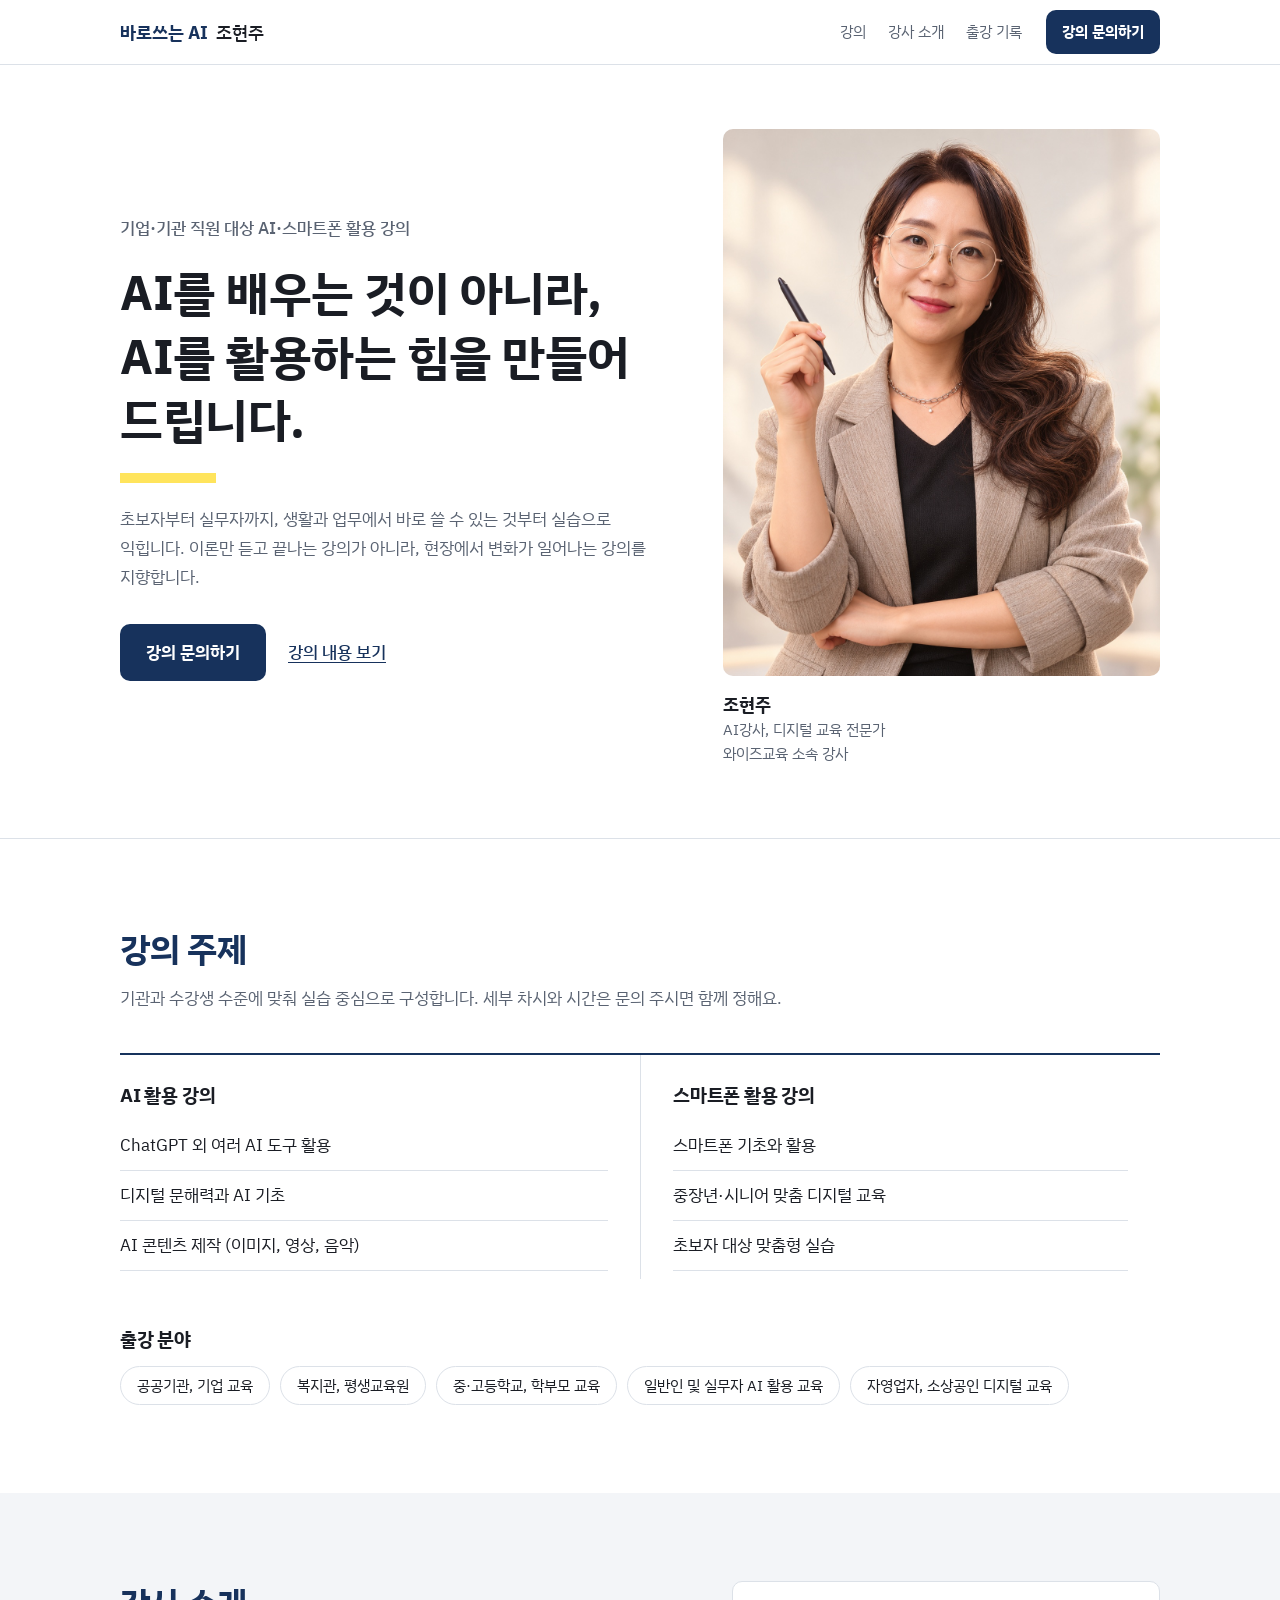
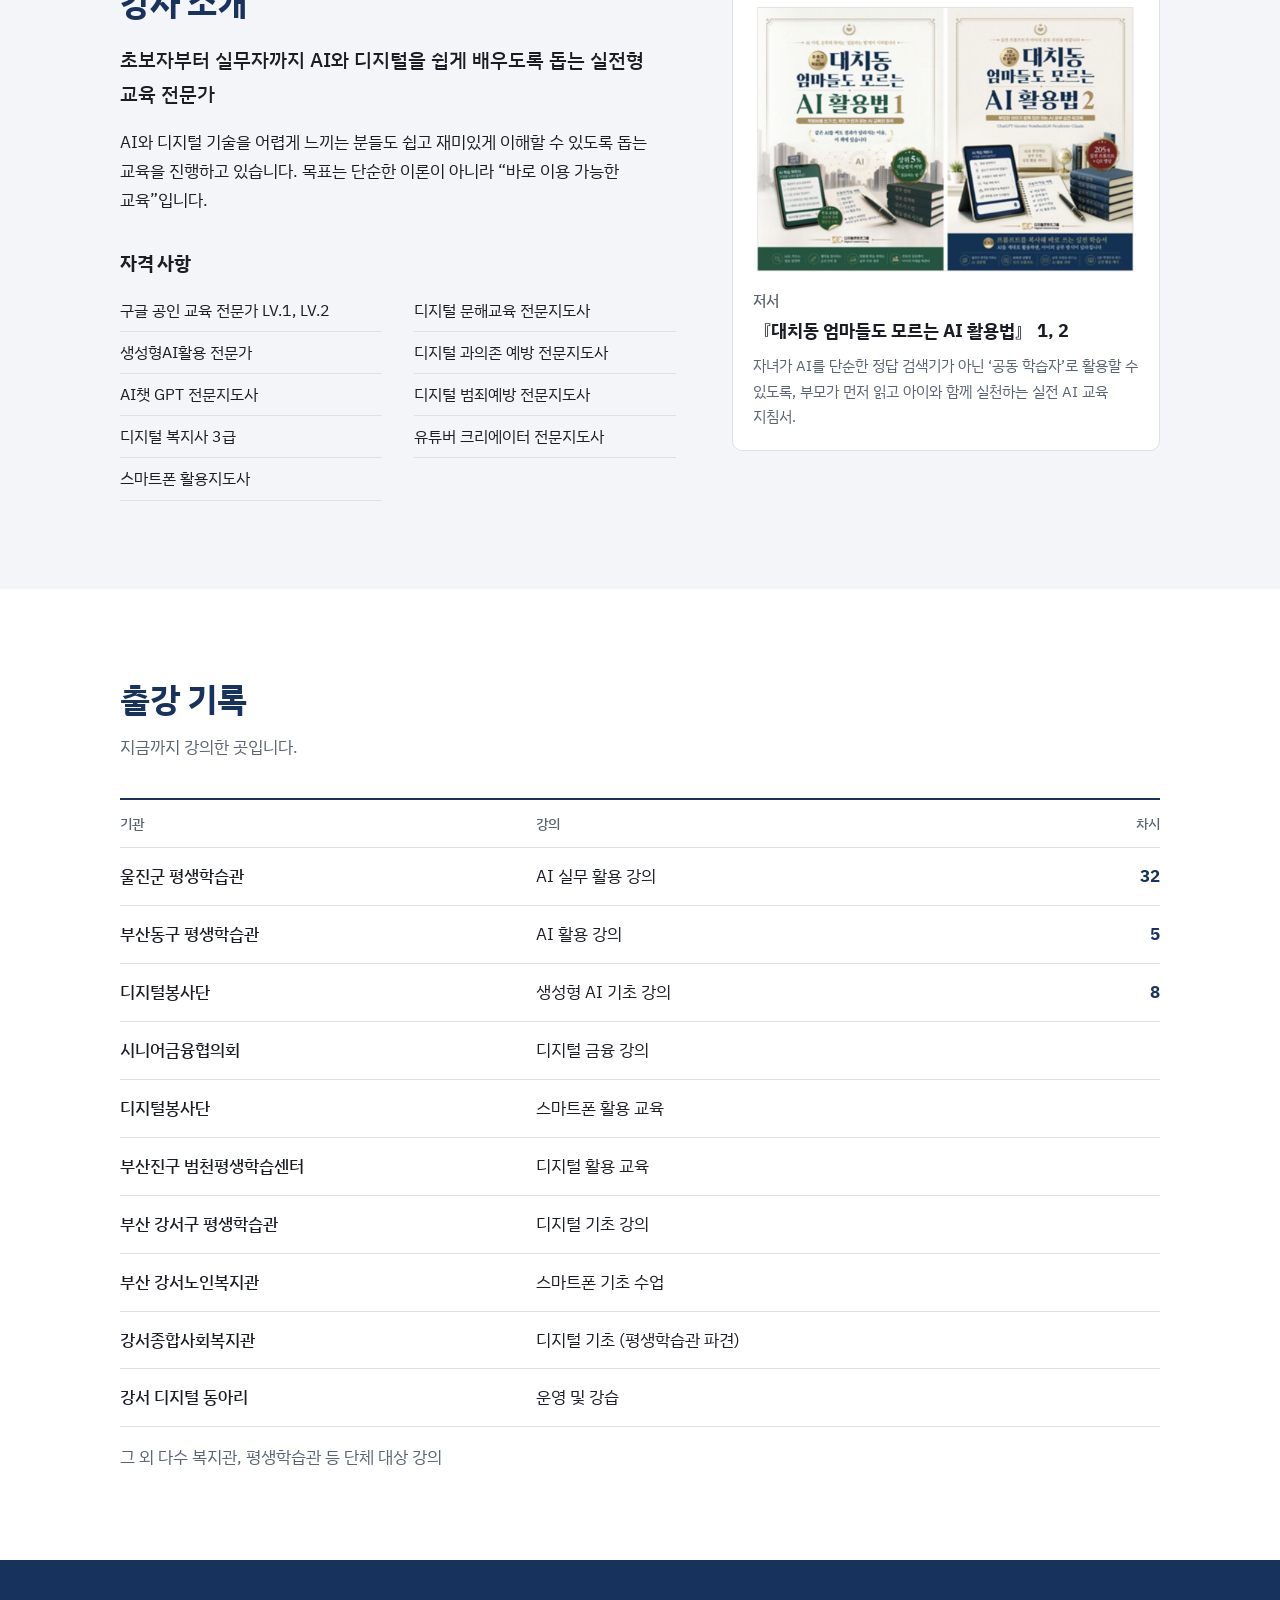
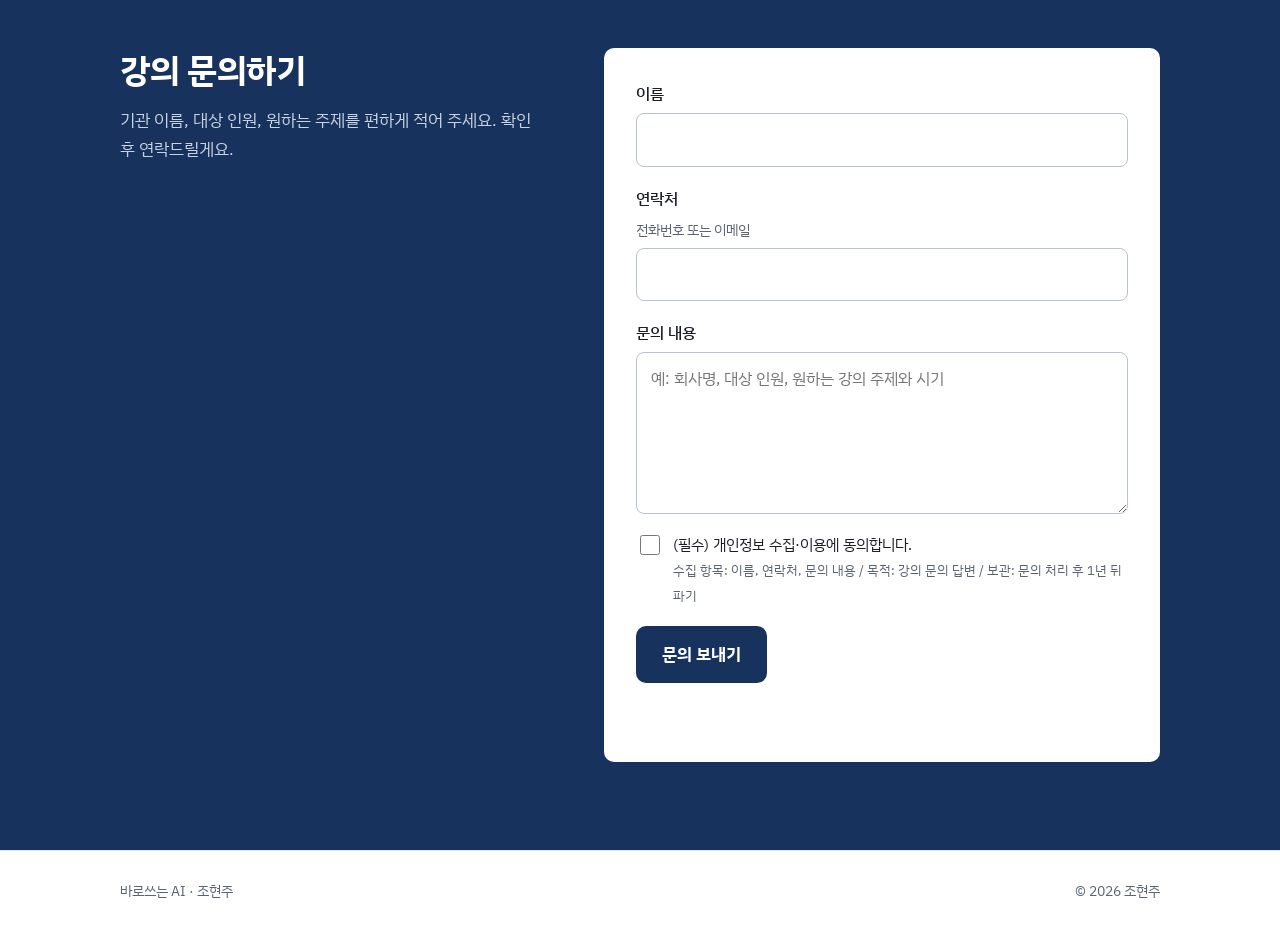
<file: index.html>
<!doctype html>
<html lang="ko">
<head>
<meta charset="utf-8">
<meta name="viewport" content="width=device-width, initial-scale=1">
<title>바로쓰는 AI · 조현주 | 기업·기관 AI·스마트폰 활용 강의</title>
<meta name="description" content="AI강사 조현주의 AI·스마트폰 활용 강의. 초보자부터 실무자까지, 업무에서 바로 쓰는 실습 중심 강의를 진행합니다. 강의 문의를 남겨 주세요.">
<meta property="og:title" content="바로쓰는 AI · 조현주">
<meta property="og:description" content="AI를 배우는 것이 아니라, AI를 활용하는 힘을 만들어 드립니다. 실습 중심 AI·스마트폰 활용 강의.">
<meta property="og:type" content="website">
<meta property="og:image" content="/assets/jo-hyunju.jpg">
<link rel="icon" href="data:image/svg+xml,%3Csvg xmlns='http://www.w3.org/2000/svg' viewBox='0 0 32 32'%3E%3Crect width='32' height='32' rx='7' fill='%2317325C'/%3E%3Crect x='7' y='20' width='18' height='5' fill='%23FFE45C'/%3E%3C/svg%3E">
<link rel="preconnect" href="https://fonts.googleapis.com">
<link rel="preconnect" href="https://fonts.gstatic.com" crossorigin>
<link href="https://fonts.googleapis.com/css2?family=IBM+Plex+Sans+KR:wght@400;500;700&display=swap" rel="stylesheet">
<link rel="stylesheet" href="style.css">
</head>
<body>

<header class="top">
  <div class="wrap top-in">
    <a class="brand" href="/">바로쓰는 AI <span>조현주</span></a>
    <nav class="top-nav" aria-label="주요 메뉴">
      <a href="#courses">강의</a>
      <a href="#teacher">강사 소개</a>
      <a href="#record">출강 기록</a>
    </nav>
    <a class="btn btn-sm" href="#contact">강의 문의하기</a>
  </div>
</header>

<main>

<section class="hero">
  <div class="wrap hero-in">
    <div class="hero-text">
      <p class="hero-for">기업·기관 직원 대상 AI·스마트폰 활용 강의</p>
      <h1>AI를 배우는 것이 아니라,<br>AI를 활용하는 힘을 만들어 드립니다.</h1>
      <p class="lead">초보자부터 실무자까지, 생활과 업무에서 바로 쓸 수 있는 것부터 실습으로 익힙니다. 이론만 듣고 끝나는 강의가 아니라, 현장에서 변화가 일어나는 강의를 지향합니다.</p>
      <div class="hero-act">
        <a class="btn" href="#contact">강의 문의하기</a>
        <a class="link" href="#courses">강의 내용 보기</a>
      </div>
    </div>
    <figure class="hero-photo">
      <img src="assets/jo-hyunju.jpg" alt="AI강사 조현주" width="1122" height="1402">
      <figcaption>
        <strong>조현주</strong>
        AI강사, 디지털 교육 전문가<br>와이즈교육 소속 강사
      </figcaption>
    </figure>
  </div>
</section>

<section id="courses" class="sec">
  <div class="wrap">
    <h2>강의 주제</h2>
    <p class="sec-lead">기관과 수강생 수준에 맞춰 실습 중심으로 구성합니다. 세부 차시와 시간은 문의 주시면 함께 정해요.</p>

    <div class="courses">
      <article class="course">
        <h3>AI 활용 강의</h3>
        <ul>
          <li>ChatGPT 외 여러 AI 도구 활용</li>
          <li>디지털 문해력과 AI 기초</li>
          <li>AI 콘텐츠 제작 (이미지, 영상, 음악)</li>
        </ul>
      </article>
      <article class="course">
        <h3>스마트폰 활용 강의</h3>
        <ul>
          <li>스마트폰 기초와 활용</li>
          <li>중장년·시니어 맞춤 디지털 교육</li>
          <li>초보자 대상 맞춤형 실습</li>
        </ul>
      </article>
    </div>

    <div class="fields">
      <h3>출강 분야</h3>
      <ul>
        <li>공공기관, 기업 교육</li>
        <li>복지관, 평생교육원</li>
        <li>중·고등학교, 학부모 교육</li>
        <li>일반인 및 실무자 AI 활용 교육</li>
        <li>자영업자, 소상공인 디지털 교육</li>
      </ul>
    </div>
  </div>
</section>

<section id="teacher" class="sec sec-tint">
  <div class="wrap teacher">
    <div>
      <h2>강사 소개</h2>
      <p class="teacher-one">초보자부터 실무자까지 AI와 디지털을 쉽게 배우도록 돕는 실전형 교육 전문가</p>
      <p>AI와 디지털 기술을 어렵게 느끼는 분들도 쉽고 재미있게 이해할 수 있도록 돕는 교육을 진행하고 있습니다. 목표는 단순한 이론이 아니라 “바로 이용 가능한 교육”입니다.</p>

      <h3>자격 사항</h3>
      <ul class="certs">
        <li>구글 공인 교육 전문가 LV.1, LV.2</li>
        <li>생성형AI활용 전문가</li>
        <li>AI챗 GPT 전문지도사</li>
        <li>디지털 복지사 3급</li>
        <li>스마트폰 활용지도사</li>
        <li>디지털 문해교육 전문지도사</li>
        <li>디지털 과의존 예방 전문지도사</li>
        <li>디지털 범죄예방 전문지도사</li>
        <li>유튜버 크리에이터 전문지도사</li>
      </ul>
    </div>

    <aside class="book">
      <img src="assets/books.png" alt="저서 『대치동 엄마들도 모르는 AI 활용법』 1권과 2권 표지" width="1024" height="725" loading="lazy">
      <h3>저서</h3>
      <p class="book-title">『대치동 엄마들도 모르는 AI 활용법』 1, 2</p>
      <p>자녀가 AI를 단순한 정답 검색기가 아닌 ‘공동 학습자’로 활용할 수 있도록, 부모가 먼저 읽고 아이와 함께 실천하는 실전 AI 교육 지침서.</p>
    </aside>
  </div>
</section>

<section id="record" class="sec">
  <div class="wrap">
    <h2>출강 기록</h2>
    <p class="sec-lead">지금까지 강의한 곳입니다.</p>
    <table class="ledger">
      <caption class="sr-only">출강 기관과 강의 내용, 차시</caption>
      <thead>
        <tr><th scope="col">기관</th><th scope="col">강의</th><th scope="col" class="num">차시</th></tr>
      </thead>
      <tbody>
        <tr><td>울진군 평생학습관</td><td>AI 실무 활용 강의</td><td class="num">32</td></tr>
        <tr><td>부산동구 평생학습관</td><td>AI 활용 강의</td><td class="num">5</td></tr>
        <tr><td>디지털봉사단</td><td>생성형 AI 기초 강의</td><td class="num">8</td></tr>
        <tr><td>시니어금융협의회</td><td>디지털 금융 강의</td><td class="num"></td></tr>
        <tr><td>디지털봉사단</td><td>스마트폰 활용 교육</td><td class="num"></td></tr>
        <tr><td>부산진구 범천평생학습센터</td><td>디지털 활용 교육</td><td class="num"></td></tr>
        <tr><td>부산 강서구 평생학습관</td><td>디지털 기초 강의</td><td class="num"></td></tr>
        <tr><td>부산 강서노인복지관</td><td>스마트폰 기초 수업</td><td class="num"></td></tr>
        <tr><td>강서종합사회복지관</td><td>디지털 기초 (평생학습관 파견)</td><td class="num"></td></tr>
        <tr><td>강서 디지털 동아리</td><td>운영 및 강습</td><td class="num"></td></tr>
      </tbody>
    </table>
    <p class="ledger-more">그 외 다수 복지관, 평생학습관 등 단체 대상 강의</p>
  </div>
</section>

<!-- 후기 자리: 실제 후기가 생기면 여기에 넣는다 (PRD 6-5) -->
<!-- 강의료 안내 자리: 금액·안내 방식이 정해지면 넣는다 (PRD 6-4) -->

<section id="contact" class="sec contact">
  <div class="wrap contact-in">
    <div class="contact-text">
      <h2>강의 문의하기</h2>
      <p>기관 이름, 대상 인원, 원하는 주제를 편하게 적어 주세요. 확인 후 연락드릴게요.</p>
    </div>

    <form id="inquiry" class="form" novalidate>
      <label>이름
        <input name="name" autocomplete="name" maxlength="50" required>
      </label>
      <label>연락처 <span class="hint">전화번호 또는 이메일</span>
        <input name="contact" autocomplete="email" maxlength="100" required>
      </label>
      <label>문의 내용
        <textarea name="message" rows="5" maxlength="1000" placeholder="예: 회사명, 대상 인원, 원하는 강의 주제와 시기"></textarea>
      </label>
      <label class="trap" aria-hidden="true">웹사이트
        <input name="website" tabindex="-1" autocomplete="off">
      </label>
      <label class="consent">
        <input type="checkbox" name="consent" required>
        <span>(필수) 개인정보 수집·이용에 동의합니다.<br><small>수집 항목: 이름, 연락처, 문의 내용 / 목적: 강의 문의 답변 / 보관: 문의 처리 후 1년 뒤 파기</small></span>
      </label>
      <button class="btn" type="submit">문의 보내기</button>
      <p class="form-msg" role="status" aria-live="polite"></p>
    </form>
  </div>
</section>

</main>

<footer class="foot">
  <div class="wrap foot-in">
    <span>바로쓰는 AI · 조현주</span>
    <span>© 2026 조현주</span>
  </div>
</footer>

<script>
(() => {
  const form = document.getElementById('inquiry');
  const msg = form.querySelector('.form-msg');
  const btn = form.querySelector('button');
  form.addEventListener('submit', async (e) => {
    e.preventDefault();
    const f = form.elements;
    if (!f.name.value.trim() || !f.contact.value.trim()) { msg.textContent = '이름과 연락처를 적어 주세요.'; msg.className = 'form-msg err'; return; }
    if (!f.consent.checked) { msg.textContent = '개인정보 수집·이용에 동의해 주세요.'; msg.className = 'form-msg err'; return; }
    btn.disabled = true; msg.textContent = '보내는 중이에요…'; msg.className = 'form-msg';
    try {
      const r = await fetch('/api/inquiry', {
        method: 'POST',
        headers: { 'Content-Type': 'application/json' },
        body: JSON.stringify({ name: f.name.value, contact: f.contact.value, message: f.message.value, website: f.website.value, consent: f.consent.checked }),
      });
      const d = await r.json().catch(() => ({}));
      if (!r.ok) throw new Error(d.error || '보내지 못했어요. 잠시 뒤 다시 시도해 주세요.');
      form.reset();
      msg.textContent = '문의가 접수됐어요. 확인 후 연락드릴게요.'; msg.className = 'form-msg ok';
    } catch (err) {
      msg.textContent = err.message; msg.className = 'form-msg err';
    } finally { btn.disabled = false; }
  });
})();
</script>
</body>
</html>
</file>
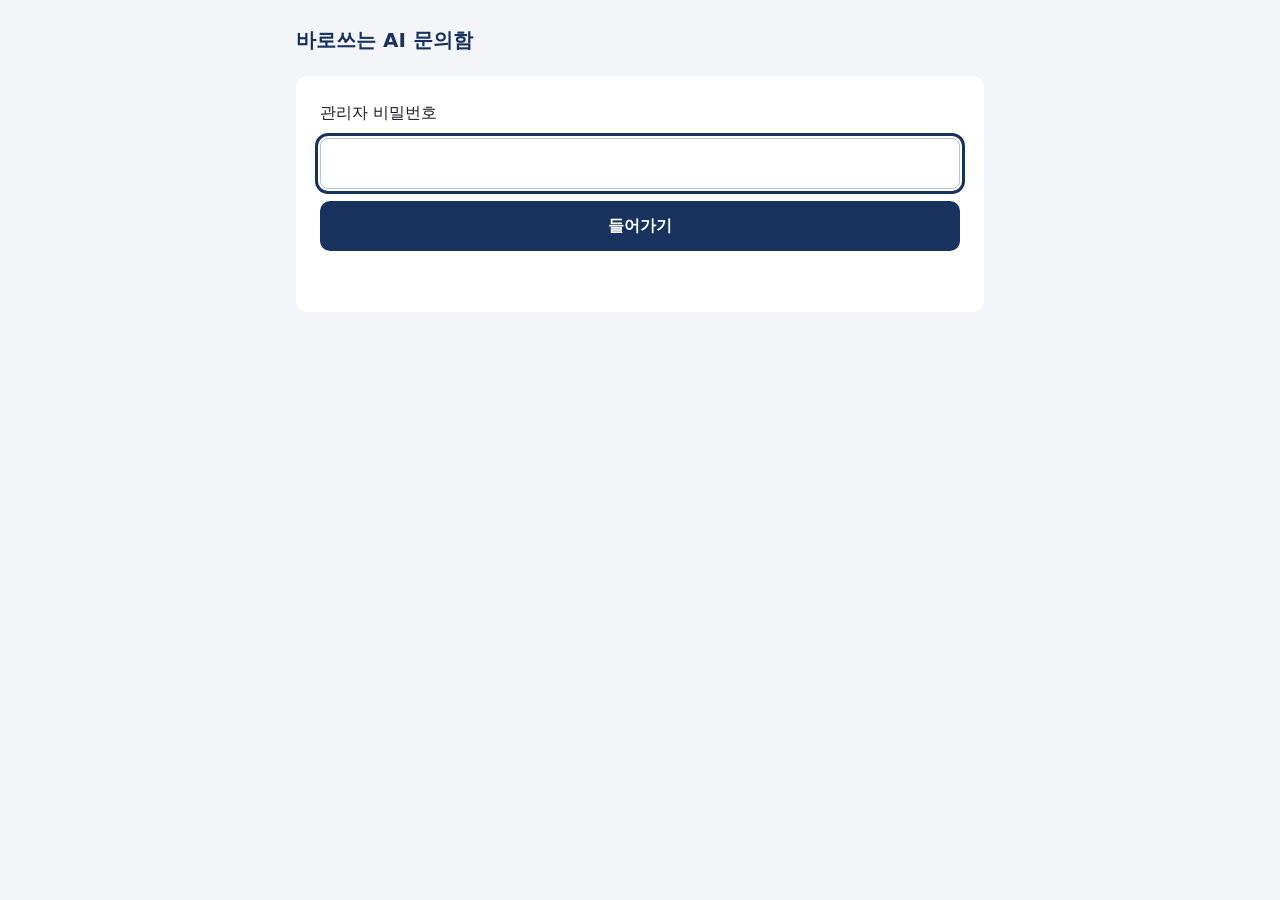
<file: admin/index.html>
<!doctype html>
<html lang="ko">
<head>
<meta charset="utf-8">
<meta name="viewport" content="width=device-width, initial-scale=1">
<meta name="robots" content="noindex, nofollow">
<title>문의함 | 바로쓰는 AI · 조현주</title>
<link rel="icon" href="data:image/svg+xml,%3Csvg xmlns='http://www.w3.org/2000/svg' viewBox='0 0 32 32'%3E%3Crect width='32' height='32' rx='7' fill='%2317325C'/%3E%3Crect x='7' y='20' width='18' height='5' fill='%23FFE45C'/%3E%3C/svg%3E">
<style>
  :root { --navy:#17325c; --ink:#1a1d24; --muted:#5a6372; --line:#dce1e8; --tint:#f3f5f8; --err:#b42318; }
  [hidden] { display: none !important; }
  * { box-sizing: border-box; }
  body { margin: 0; background: var(--tint); color: var(--ink); font: 16px/1.6 system-ui, -apple-system, "Apple SD Gothic Neo", "Malgun Gothic", sans-serif; word-break: keep-all; }
  .wrap { max-width: 720px; margin: 0 auto; padding: 20px 16px 48px; }
  h1 { font-size: 20px; margin: 4px 0 20px; color: var(--navy); }
  button, input { font: inherit; }
  .btn { background: var(--navy); color: #fff; border: 0; border-radius: 10px; padding: 12px 20px; font-weight: 700; cursor: pointer; min-height: 48px; }
  .btn-line { background: #fff; color: var(--navy); border: 1px solid var(--line); }
  :focus-visible { outline: 3px solid var(--navy); outline-offset: 2px; }

  .login { background: #fff; border-radius: 12px; padding: 24px; display: grid; gap: 12px; }
  .login input { border: 1px solid #b9c2cf; border-radius: 8px; padding: 12px 14px; min-height: 48px; }
  .msg { margin: 0; min-height: 1.6em; color: var(--err); font-weight: 600; }

  .bar { display: flex; align-items: center; gap: 12px; margin-bottom: 16px; }
  .count { background: #fff; border-radius: 12px; padding: 16px 20px; flex: 1; }
  .count b { display: block; font-size: 40px; line-height: 1.1; color: var(--navy); }
  .count span { color: var(--muted); }

  .list { display: grid; gap: 12px; }
  .card { background: #fff; border-radius: 12px; padding: 16px 18px; border-left: 4px solid var(--line); }
  .card.new { border-left-color: var(--navy); }
  .card time { color: var(--muted); font-size: 14px; }
  .card h2 { font-size: 18px; margin: 2px 0 4px; }
  .contact { background: none; border: 0; padding: 4px 0; color: var(--navy); font-weight: 600; text-decoration: underline; text-underline-offset: 3px; cursor: pointer; min-height: 40px; }
  .text { white-space: pre-wrap; margin: 8px 0 12px; }
  .states { display: flex; gap: 8px; flex-wrap: wrap; }
  .states button { flex: 1; min-height: 44px; border-radius: 8px; border: 1px solid var(--line); background: #fff; color: var(--ink); font-weight: 600; cursor: pointer; }
  .states button[aria-pressed="true"] { background: var(--navy); border-color: var(--navy); color: #fff; }
  .empty { background: #fff; border-radius: 12px; padding: 24px; color: var(--muted); text-align: center; }
</style>
</head>
<body>
<div class="wrap">
  <h1>바로쓰는 AI 문의함</h1>

  <form id="login" class="login">
    <label for="pw">관리자 비밀번호</label>
    <input id="pw" type="password" autocomplete="current-password" required>
    <button class="btn" type="submit">들어가기</button>
    <p class="msg" role="alert"></p>
  </form>

  <section id="box" hidden>
    <div class="bar">
      <div class="count"><b id="newCount">0</b><span>새 문의</span></div>
      <button id="reload" class="btn btn-line" type="button">새로고침</button>
      <button id="logout" class="btn btn-line" type="button">나가기</button>
    </div>
    <p class="msg" id="boxMsg" role="alert"></p>
    <div id="list" class="list"></div>
  </section>
</div>

<script>
(() => {
  const STATUSES = ['새 문의', '연락함', '완료'];
  const KEY = 'adminPw';
  const $ = (s) => document.querySelector(s);
  const loginForm = $('#login'), pwInput = $('#pw'), loginMsg = loginForm.querySelector('.msg');
  const box = $('#box'), list = $('#list'), boxMsg = $('#boxMsg');
  const getPw = () => { try { return sessionStorage.getItem(KEY) || ''; } catch { return ''; } };
  const setPw = (v) => { try { v ? sessionStorage.setItem(KEY, v) : sessionStorage.removeItem(KEY); } catch {} };

  const api = (method, body) => fetch('/api/admin', {
    method,
    headers: { 'x-admin-password': getPw(), ...(body ? { 'Content-Type': 'application/json' } : {}) },
    body: body ? JSON.stringify(body) : undefined,
  });

  const showLogin = (text) => {
    setPw(''); box.hidden = true; loginForm.hidden = false;
    loginMsg.textContent = text || ''; pwInput.value = ''; pwInput.focus();
  };

  const fmt = (iso) => new Date(iso).toLocaleString('ko-KR', { month: 'long', day: 'numeric', weekday: 'short', hour: '2-digit', minute: '2-digit' });

  const render = (rows) => {
    $('#newCount').textContent = rows.filter((r) => r.status === '새 문의').length;
    list.replaceChildren();
    if (!rows.length) { const p = document.createElement('p'); p.className = 'empty'; p.textContent = '아직 들어온 문의가 없어요.'; list.append(p); return; }
    for (const r of rows) {
      const card = document.createElement('article');
      card.className = 'card' + (r.status === '새 문의' ? ' new' : '');
      const time = document.createElement('time'); time.textContent = fmt(r.created_at);
      const name = document.createElement('h2'); name.textContent = r.name;
      const contact = document.createElement('button'); contact.type = 'button'; contact.className = 'contact'; contact.textContent = r.contact;
      contact.addEventListener('click', async () => {
        try { await navigator.clipboard.writeText(r.contact); contact.textContent = r.contact + '  (복사됨)'; setTimeout(() => { contact.textContent = r.contact; }, 1500); }
        catch { const s = getSelection(), rg = document.createRange(); rg.selectNodeContents(contact); s.removeAllRanges(); s.addRange(rg); }
      });
      const text = document.createElement('p'); text.className = 'text'; text.textContent = r.message || '(내용 없음)';
      const states = document.createElement('div'); states.className = 'states';
      for (const st of STATUSES) {
        const b = document.createElement('button'); b.type = 'button'; b.textContent = st;
        b.setAttribute('aria-pressed', String(r.status === st));
        b.addEventListener('click', async () => {
          if (r.status === st) return;
          const res = await api('PATCH', { id: r.id, status: st });
          if (res.status === 401) return showLogin('비밀번호가 맞지 않아요.');
          if (!res.ok) { boxMsg.textContent = '바꾸지 못했어요.'; return; }
          load();
        });
        states.append(b);
      }
      card.append(time, name, contact, text, states);
      list.append(card);
    }
  };

  async function load() {
    boxMsg.textContent = '';
    const res = await api('GET');
    if (res.status === 401) return showLogin('비밀번호가 맞지 않아요.');
    const d = await res.json().catch(() => ({}));
    if (!res.ok) { loginForm.hidden = true; box.hidden = false; boxMsg.textContent = d.error || '불러오지 못했어요.'; return; }
    loginForm.hidden = true; box.hidden = false; loginMsg.textContent = '';
    render(d.rows || []);
  }

  loginForm.addEventListener('submit', (e) => { e.preventDefault(); setPw(pwInput.value); load(); });
  $('#reload').addEventListener('click', load);
  $('#logout').addEventListener('click', () => showLogin(''));
  if (getPw()) load(); else pwInput.focus();
})();
</script>
</body>
</html>
</file>
<file: style.css>
/* 바로쓰는 AI · 조현주 — 깔끔한 업무 노트 느낌
   남색(프로필과 같은 계열) + 형광펜 노랑은 버튼 강조와 포커스에만 */
:root {
  --navy: #17325c;
  --ink: #1a1d24;
  --muted: #5a6372;
  --line: #dce1e8;
  --paper: #ffffff;
  --tint: #f3f5f8;
  --marker: #ffe45c;
  --ok: #1f7a4d;
  --err: #b42318;
  --radius: 10px;
  --wrap: 1080px;
}

*, *::before, *::after { box-sizing: border-box; }
html { scroll-behavior: smooth; scroll-padding-top: 72px; }
@media (prefers-reduced-motion: reduce) { html { scroll-behavior: auto; } }
body {
  margin: 0;
  background: var(--paper);
  color: var(--ink);
  font-family: "IBM Plex Sans KR", system-ui, -apple-system, "Apple SD Gothic Neo", "Malgun Gothic", sans-serif;
  font-size: 17px;
  line-height: 1.7;
  word-break: keep-all;
  -webkit-font-smoothing: antialiased;
}
img { max-width: 100%; height: auto; display: block; }
a { color: inherit; }
:focus-visible { outline: 3px solid var(--navy); outline-offset: 3px; box-shadow: 0 0 0 6px var(--marker); }

.wrap { max-width: var(--wrap); margin: 0 auto; padding: 0 20px; }
.sr-only { position: absolute; width: 1px; height: 1px; overflow: hidden; clip: rect(0 0 0 0); white-space: nowrap; }

h1, h2, h3 { line-height: 1.3; margin: 0; letter-spacing: -0.01em; }
h2 { font-size: clamp(26px, 3.2vw, 34px); font-weight: 700; color: var(--navy); }
h3 { font-size: 19px; font-weight: 700; }

/* 버튼 */
.btn {
  display: inline-block;
  background: var(--navy);
  color: #fff;
  font: inherit;
  font-weight: 700;
  text-decoration: none;
  border: 0;
  border-radius: var(--radius);
  padding: 14px 26px;
  cursor: pointer;
  transition: background-color .15s;
}
.btn:hover { background: #0f2444; }
.btn:disabled { opacity: .6; cursor: wait; }
.btn-sm { padding: 9px 16px; font-size: 15px; }
.link { font-weight: 500; color: var(--navy); text-underline-offset: 4px; }

/* 머리글 */
.top {
  position: sticky; top: 0; z-index: 10;
  background: var(--paper);
  border-bottom: 1px solid var(--line);
}
.top-in { display: flex; align-items: center; gap: 24px; height: 64px; }
.brand { font-weight: 700; font-size: 18px; text-decoration: none; color: var(--navy); }
.brand span { color: var(--ink); font-weight: 500; margin-left: 4px; }
.top-nav { display: flex; gap: 22px; margin-left: auto; font-size: 15px; }
.top-nav a { text-decoration: none; color: var(--muted); }
.top-nav a:hover { color: var(--ink); }

/* 첫 화면: 왼쪽 정렬 글 + 오른쪽 사진 */
.hero { padding: 64px 0 72px; border-bottom: 1px solid var(--line); }
.hero-in { display: grid; grid-template-columns: 1.25fr 1fr; gap: 56px; align-items: center; }
.hero-for { margin: 0 0 18px; font-weight: 500; color: var(--muted); }
.hero h1 {
  font-size: clamp(30px, 4.4vw, 48px);
  font-weight: 700;
  color: var(--ink);
  line-height: 1.32;
}
/* 이 사이트에서 하나만 크게 쓰는 장식: 제목 아래 형광펜 한 줄 */
.hero h1::after {
  content: ""; display: block;
  width: 96px; height: 10px; margin-top: 22px;
  background: var(--marker);
}
.lead { margin: 22px 0 32px; color: var(--muted); max-width: 34em; }
.hero-act { display: flex; flex-wrap: wrap; align-items: center; gap: 22px; }
.hero-photo { margin: 0; }
.hero-photo img { border-radius: var(--radius); aspect-ratio: 4 / 5; object-fit: cover; background: var(--tint); }
.hero-photo figcaption { margin-top: 14px; font-size: 15px; color: var(--muted); line-height: 1.6; }
.hero-photo figcaption strong { display: block; font-size: 18px; color: var(--ink); }

/* 공통 구역 */
.sec { padding: 88px 0; }
.sec-tint { background: var(--tint); }
.sec-lead { margin: 12px 0 0; color: var(--muted); max-width: 40em; }

/* 강의 주제 */
.courses { display: grid; grid-template-columns: 1fr 1fr; gap: 0; margin-top: 40px; border-top: 2px solid var(--navy); }
.course { padding: 28px 32px 8px 0; }
.course + .course { padding-left: 32px; border-left: 1px solid var(--line); }
.course ul, .fields ul, .certs { margin: 14px 0 0; padding: 0; list-style: none; }
.course li { padding: 10px 0; border-bottom: 1px solid var(--line); }
.fields { margin-top: 48px; }
.fields ul { display: flex; flex-wrap: wrap; gap: 10px; }
.fields li { border: 1px solid var(--line); border-radius: 999px; padding: 6px 16px; font-size: 15px; }

/* 강사 소개 */
.teacher { display: grid; grid-template-columns: 1.3fr 1fr; gap: 56px; align-items: start; }
.teacher-one { font-size: 20px; font-weight: 500; margin: 18px 0 10px; }
.teacher h3 { margin-top: 36px; }
.certs { columns: 2; column-gap: 32px; }
.certs li { padding: 7px 0; border-bottom: 1px solid var(--line); break-inside: avoid; font-size: 16px; }
.book { background: var(--paper); border: 1px solid var(--line); border-radius: var(--radius); padding: 20px; }
.book img { border-radius: 6px; }
.book h3 { margin-top: 18px; font-size: 15px; color: var(--muted); font-weight: 500; }
.book-title { font-weight: 700; font-size: 18px; margin: 4px 0 8px; }
.book p:last-child { margin: 0; color: var(--muted); font-size: 15px; }

/* 출강 기록: 장부처럼 */
.ledger { width: 100%; margin-top: 36px; border-collapse: collapse; border-top: 2px solid var(--navy); }
.ledger th { text-align: left; font-size: 14px; font-weight: 500; color: var(--muted); padding: 12px 12px 12px 0; border-bottom: 1px solid var(--line); }
.ledger td { padding: 14px 12px 14px 0; border-bottom: 1px solid var(--line); vertical-align: top; }
.ledger td:first-child { font-weight: 500; width: 40%; }
.ledger .num { text-align: right; width: 5em; padding-right: 0; font-variant-numeric: tabular-nums; }
.ledger td.num { font-weight: 700; color: var(--navy); }
.ledger-more { color: var(--muted); margin: 16px 0 0; }

/* 문의 */
.contact { background: var(--navy); color: #fff; }
.contact h2 { color: #fff; }
.contact-in { display: grid; grid-template-columns: 1fr 1.3fr; gap: 56px; }
.contact-text p { color: #c9d3e3; margin-top: 14px; }
.form { background: var(--paper); color: var(--ink); border-radius: var(--radius); padding: 32px; display: grid; gap: 18px; }
.form label { display: grid; gap: 6px; font-weight: 500; font-size: 16px; }
.hint { font-weight: 400; color: var(--muted); font-size: 14px; }
.form input:not([type=checkbox]), .form textarea {
  font: inherit; font-weight: 400; color: var(--ink);
  border: 1px solid #b9c2cf; border-radius: 8px; padding: 12px 14px; width: 100%;
  background: #fff;
}
.form input:focus, .form textarea:focus { outline: 2px solid var(--navy); outline-offset: 0; border-color: var(--navy); box-shadow: none; }
.form textarea { resize: vertical; }
.form .consent { display: flex; gap: 10px; align-items: flex-start; font-weight: 400; font-size: 15px; }
.consent input { width: 20px; height: 20px; margin-top: 3px; flex: none; accent-color: var(--navy); }
.consent small { color: var(--muted); font-size: 13px; }
.form .btn { justify-self: start; }
.form-msg { margin: 0; min-height: 1.7em; font-weight: 500; }
.form-msg.ok { color: var(--ok); }
.form-msg.err { color: var(--err); }
.trap { position: absolute; left: -9999px; width: 1px; height: 1px; overflow: hidden; }

/* 바닥글 */
.foot { border-top: 1px solid var(--line); padding: 28px 0; font-size: 14px; color: var(--muted); }
.foot-in { display: flex; justify-content: space-between; gap: 16px; flex-wrap: wrap; }

/* 폰·태블릿 */
@media (max-width: 860px) {
  .hero { padding: 40px 0 56px; }
  .hero-in, .teacher, .contact-in { grid-template-columns: 1fr; gap: 36px; }
  .hero-photo { max-width: 360px; }
  .courses { grid-template-columns: 1fr; }
  .course, .course + .course { padding: 24px 0 8px; border-left: 0; }
  .sec { padding: 64px 0; }
}
@media (max-width: 600px) {
  body { font-size: 16px; }
  .top-nav { display: none; }
  .top-in { justify-content: space-between; }
  .certs { columns: 1; }
  .form { padding: 22px; }
  .ledger thead { display: none; }
  .ledger tr { display: grid; grid-template-columns: 1fr auto; padding: 12px 0; border-bottom: 1px solid var(--line); }
  .ledger td { border: 0; padding: 0; width: auto !important; }
  .ledger td:nth-child(2) { grid-column: 1; color: var(--muted); font-size: 15px; }
  .ledger td.num { grid-column: 2; grid-row: 1 / span 2; align-self: center; }
  .ledger td.num:not(:empty)::after { content: "차시"; font-weight: 400; font-size: 13px; color: var(--muted); margin-left: 2px; }
}
</file>
